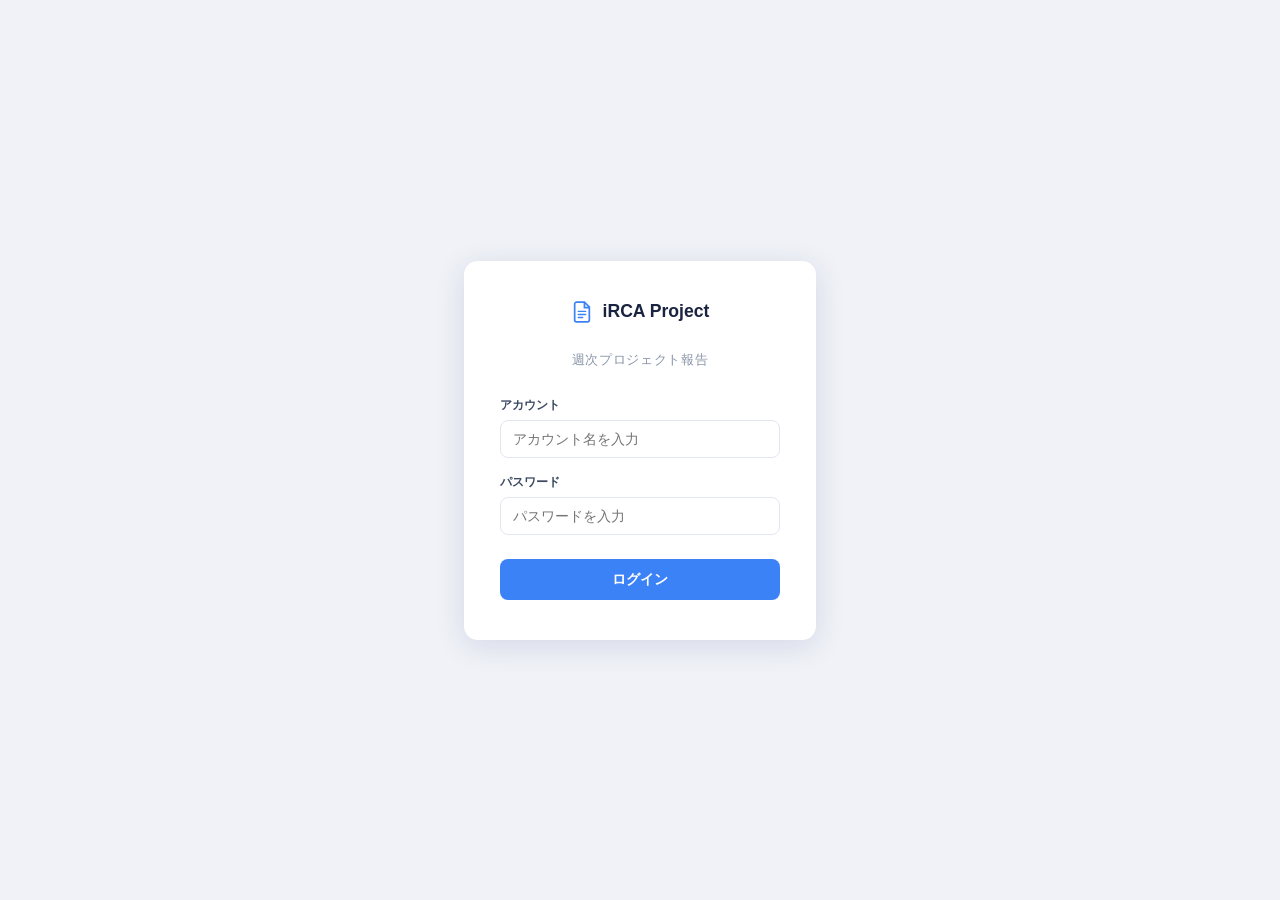
<file: web/login.html>
<!DOCTYPE html>
<html lang="ja">
<head>
  <meta charset="UTF-8">
  <meta name="viewport" content="width=device-width, initial-scale=1.0">
  <title>ログイン - iRCA Project</title>
  <link rel="stylesheet" href="style.css">
  <style>
    body { display:flex; align-items:center; justify-content:center; background:var(--page-bg); height:100vh; overflow:auto; }
    .login-wrap { width:100%; max-width:400px; padding:24px; }
    .login-box {
      background:var(--white);
      border-radius:14px;
      box-shadow:var(--shadow-lg);
      padding:40px 36px;
    }
    .login-brand {
      display:flex; align-items:center; gap:10px;
      justify-content:center; margin-bottom:28px;
    }
    .login-brand-name { font-size:1.1rem; font-weight:700; color:var(--text-hi); }
    .login-title { font-size:0.82rem; color:var(--muted); text-align:center; margin-bottom:28px; letter-spacing:.05em; }
    .login-group { margin-bottom:16px; }
    .login-label { display:block; font-size:0.75rem; font-weight:600; color:var(--text); margin-bottom:6px; }
    .login-input {
      width:100%; border:1px solid var(--border); border-radius:8px;
      padding:10px 12px; font-size:0.9rem; color:var(--text-hi);
      transition:border-color .15s;
    }
    .login-input:focus { outline:none; border-color:var(--blue); box-shadow:0 0 0 3px var(--blue-lt); }
    .login-error { font-size:0.78rem; color:#dc2626; background:#fee2e2; border:1px solid #fca5a5; border-radius:6px; padding:8px 12px; margin-bottom:16px; }
    .login-btn {
      width:100%; background:var(--blue); color:#fff; border:none;
      border-radius:8px; padding:11px; font-size:0.9rem; font-weight:600;
      cursor:pointer; transition:background .15s;
      margin-top:8px;
    }
    .login-btn:hover { background:#2563eb; }
    .login-btn:disabled { background:var(--muted); cursor:not-allowed; }
  </style>
</head>
<body>
  <div class="login-wrap">
    <div class="login-box">
      <div class="login-brand">
        <svg width="22" height="22" viewBox="0 0 18 18" fill="none">
          <path d="M3 2.5A1.5 1.5 0 014.5 1h6.5l4 4v10.5A1.5 1.5 0 0113.5 17h-9A1.5 1.5 0 013 15.5V2.5z" stroke="#3b82f6" stroke-width="1.4" fill="none"/>
          <path d="M11 1v4.5h4" stroke="#3b82f6" stroke-width="1.4" stroke-linejoin="round" fill="none"/>
          <line x1="6" y1="8.5"  x2="12" y2="8.5"  stroke="#3b82f6" stroke-width="1.2" stroke-linecap="round"/>
          <line x1="6" y1="11"   x2="12" y2="11"   stroke="#3b82f6" stroke-width="1.2" stroke-linecap="round"/>
          <line x1="6" y1="13.5" x2="9.5" y2="13.5" stroke="#3b82f6" stroke-width="1.2" stroke-linecap="round"/>
        </svg>
        <span class="login-brand-name">iRCA Project</span>
      </div>
      <p class="login-title">週次プロジェクト報告</p>

      <p class="login-error" id="login-error" hidden></p>

      <div class="login-group">
        <label class="login-label" for="username">アカウント</label>
        <input type="text" id="username" class="login-input" autocomplete="username" placeholder="アカウント名を入力">
      </div>
      <div class="login-group">
        <label class="login-label" for="password">パスワード</label>
        <input type="password" id="password" class="login-input" autocomplete="current-password" placeholder="パスワードを入力">
      </div>

      <button class="login-btn" id="login-btn" onclick="doLogin()">ログイン</button>
    </div>
  </div>

  <script>
    async function doLogin() {
      const btn  = document.getElementById('login-btn');
      const err  = document.getElementById('login-error');
      const user = document.getElementById('username').value.trim();
      const pass = document.getElementById('password').value;

      err.hidden = true;
      btn.disabled = true;
      btn.textContent = 'ログイン中...';

      try {
        const resp = await fetch('/api/login', {
          method:  'POST',
          headers: {'Content-Type': 'application/json'},
          body:    JSON.stringify({ username: user, password: pass }),
        });
        const data = await resp.json();
        if (data.success) {
          location.href = '/';
        } else {
          err.textContent = data.error || 'ログインに失敗しました';
          err.hidden = false;
        }
      } catch (e) {
        err.textContent = '通信エラーが発生しました';
        err.hidden = false;
      } finally {
        btn.disabled = false;
        btn.textContent = 'ログイン';
      }
    }

    document.addEventListener('keydown', e => { if (e.key === 'Enter') doLogin(); });
  </script>
</body>
</html>
</file>
<file: web/style.css>
/* ─── Variables ────────────────────────────────────── */
:root {
  --page-bg:   #f0f2f7;
  --white:     #ffffff;
  --border:    #e2e6ef;
  --text-hi:   #1a2340;
  --text:      #3d4a63;
  --muted:     #8a95a8;
  --shadow:    0 2px 12px rgba(30,50,120,0.08), 0 1px 3px rgba(30,50,120,0.05);
  --shadow-lg: 0 6px 30px rgba(30,50,120,0.13);

  --blue:       #3b82f6;
  --blue-lt:    #eff6ff;
  --blue-mid:   #bfdbfe;
  --teal:       #0d9488;
  --teal-lt:    #f0fdfa;
  --teal-mid:   #99f6e4;
  --orange:     #f97316;
  --orange-lt:  #fff7ed;
  --orange-mid: #fed7aa;
  --indigo:     #6366f1;
  --indigo-lt:  #eef2ff;
  --indigo-mid: #c7d2fe;

  --c-done: #22c55e;
  --c-wait: #eab308;
  --c-cust: #0ea5e9;
  --c-sup:  #a855f7;
  --c-miss: #ef4444;

  --topbar-bg: #1e2d5a;
  --topbar-h:  52px;
  --sidebar-w: 230px;
  --radius:    10px;
}

/* ─── Reset ────────────────────────────────────────── */
*, *::before, *::after { box-sizing: border-box; margin: 0; padding: 0; }
[hidden] { display: none !important; }
.no-transition, .no-transition * { transition: none !important; }

body {
  font-family: -apple-system, BlinkMacSystemFont, 'Segoe UI',
               'Hiragino Sans', 'Yu Gothic', 'Meiryo', sans-serif;
  background: #ffffff;
  color: var(--text);
  height: 100vh;
  overflow: hidden;
  display: flex;
  flex-direction: column;
}

/* ─── Topbar ───────────────────────────────────────── */
.topbar {
  position: relative;
  height: var(--topbar-h);
  background: var(--topbar-bg);
  display: flex;
  align-items: center;
  justify-content: space-between;
  padding: 0 28px;
  flex-shrink: 0;
  box-shadow: 0 2px 8px rgba(0,0,0,0.2);
  z-index: 100;
}

.topbar__brand {
  display: flex;
  align-items: center;
  gap: 9px;
  font-weight: 700;
  font-size: 0.9rem;
  color: #fff;
  letter-spacing: 0.04em;
  min-width: var(--sidebar-w);
}
.topbar__icon { color: #60a5fa; }

.topbar__center {
  position: absolute;
  left: 50%;
  transform: translateX(-50%);
  font-size: 0.85rem;
  font-weight: 500;
  color: rgba(255,255,255,0.65);
  letter-spacing: 0.08em;
  pointer-events: none;
  white-space: nowrap;
}

.topbar__right {
  display: flex;
  align-items: center;
  gap: 8px;
  font-size: 0.75rem;
  color: rgba(255,255,255,0.5);
  min-width: var(--sidebar-w);
  justify-content: flex-end;
}

.topbar__dot {
  width: 7px; height: 7px;
  border-radius: 50%;
  background: #4ade80;
  box-shadow: 0 0 6px #4ade80;
  animation: blink 2.5s infinite;
  flex-shrink: 0;
}
@keyframes blink { 0%,100%{opacity:1} 50%{opacity:.3} }

/* ─── App body ─────────────────────────────────────── */
.app-body {
  display: flex;
  flex: 1;
  overflow: hidden;
}

/* ─── Sidebar ──────────────────────────────────────── */
.sidebar {
  width: var(--sidebar-w);
  min-width: var(--sidebar-w);
  background: var(--white);
  border-right: 1px solid var(--border);
  flex-shrink: 0;
  display: flex;
  flex-direction: column;
  overflow: hidden;
  transition: width 0.22s ease, min-width 0.22s ease;
}

.sidebar--collapsed {
  width: 48px;
  min-width: 48px;
}
.sidebar--collapsed .sidebar__brand-logo span,
.sidebar--collapsed .sidebar__brand-meta,
.sidebar--collapsed .sidebar__header,
.sidebar--collapsed .sidebar__list,
.sidebar--collapsed .sidebar__footer { display: none; }
.sidebar--collapsed .sidebar__brand {
  padding: 14px 0;
  display: flex;
  justify-content: center;
}

.sidebar__brand {
  background: var(--white);
  padding: 14px 16px 12px;
  flex-shrink: 0;
}

.sidebar__brand-logo {
  display: flex;
  align-items: center;
  gap: 9px;
  font-weight: 700;
  font-size: 0.88rem;
  color: var(--text-hi);
  letter-spacing: 0.04em;
  cursor: pointer;
  user-select: none;
}
.sidebar__brand-logo:hover svg { opacity: 0.7; }

.sidebar__brand-meta {
  display: flex;
  align-items: center;
  gap: 6px;
  margin-top: 8px;
}

.sidebar__dot {
  width: 6px; height: 6px;
  border-radius: 50%;
  background: #4ade80;
  box-shadow: 0 0 5px #4ade80;
  animation: blink 2.5s infinite;
  flex-shrink: 0;
}

.sidebar__meta-text {
  font-size: 0.65rem;
  color: var(--muted);
  white-space: nowrap;
  overflow: hidden;
  text-overflow: ellipsis;
}

.sidebar__header {
  padding: 14px 12px 10px 16px;
  font-size: 0.75rem;
  font-weight: 700;
  letter-spacing: 0.2em;
  color: var(--muted);
  text-transform: uppercase;
  border-bottom: 1px solid var(--border);
  display: flex;
  align-items: center;
  justify-content: space-between;
  flex-shrink: 0;
}

.sidebar__new-btn {
  font-size: 0.7rem;
  font-weight: 600;
  color: var(--blue);
  background: var(--blue-lt);
  border: 1px solid var(--blue-mid);
  border-radius: 5px;
  padding: 3px 9px;
  cursor: pointer;
  letter-spacing: 0;
  text-transform: none;
  transition: background 0.15s;
}
.sidebar__new-btn:hover {
  background: var(--blue-mid);
}

.sidebar__list {
  list-style: none;
  padding: 8px 0;
  flex: 1;
  overflow-y: auto;
}

.sidebar__footer {
  border-top: 1px solid var(--border);
  padding: 10px 16px 14px;
  flex-shrink: 0;
  display: flex;
  flex-direction: column;
  gap: 6px;
}

.sidebar__footer-user {
  font-size: 0.72rem;
  color: var(--muted);
  padding-bottom: 2px;
}

.sidebar__footer-link {
  font-size: 0.72rem;
  color: var(--text);
  text-decoration: none;
  padding: 5px 10px;
  border-radius: 5px;
  border: 1px solid var(--border);
  text-align: center;
  transition: background 0.15s, color 0.15s, border-color 0.15s;
}
.sidebar__footer-link:hover { background: var(--blue-lt); color: var(--blue); border-color: var(--blue-mid); }

.sidebar__footer-btn {
  font-size: 0.72rem;
  color: var(--text);
  background: none;
  border: 1px solid var(--border);
  border-radius: 5px;
  padding: 5px 10px;
  cursor: pointer;
  transition: background 0.15s, color 0.15s, border-color 0.15s;
  text-align: left;
}
.sidebar__footer-btn:hover { background: #fee2e2; color: #dc2626; border-color: #fca5a5; }

.sidebar__loading {
  padding: 16px;
  font-size: 0.75rem;
  color: var(--muted);
}

.sidebar__item {
  padding: 10px 12px 10px 16px;
  font-size: 0.82rem;
  color: var(--text);
  cursor: pointer;
  display: flex;
  align-items: center;
  justify-content: space-between;
  gap: 6px;
  border-left: 3px solid transparent;
  transition: background 0.15s, color 0.15s, border-color 0.15s;
}
.sidebar__item:hover {
  background: var(--blue-lt);
  color: var(--text-hi);
}
.sidebar__item.active {
  background: var(--blue-lt);
  color: var(--blue);
  border-left-color: var(--blue);
}

.sidebar__item-info {
  display: flex;
  flex-direction: column;
  gap: 2px;
  flex: 1;
}

.sidebar__item-date {
  font-weight: 600;
  font-size: 0.85rem;
}

.sidebar__item-sub {
  font-size: 0.68rem;
  color: var(--muted);
}
.sidebar__item.active .sidebar__item-sub { color: var(--blue); opacity: 0.7; }

.sb-actions {
  display: flex;
  flex-direction: row;
  gap: 3px;
  flex-shrink: 0;
  opacity: 0;
  transition: opacity 0.15s;
}
.sidebar__item:hover .sb-actions,
.sidebar__item.active .sb-actions { opacity: 1; }

.sb-btn {
  font-size: 0.6rem;
  font-weight: 700;
  padding: 2px 6px;
  border-radius: 3px;
  border: 1px solid;
  cursor: pointer;
  white-space: nowrap;
  letter-spacing: 0;
  text-transform: none;
  transition: opacity 0.15s;
}
.sb-btn:hover    { opacity: 0.75; }
.sb-btn:disabled { opacity: 0.4; cursor: not-allowed; }

.sb-btn--edit   { color: var(--blue);  border-color: var(--blue-mid);  background: var(--blue-lt); }
.sb-btn--update { color: var(--teal);  border-color: var(--teal-mid);  background: var(--teal-lt); }
.sb-btn--delete { color: #dc2626;      border-color: #fca5a5;          background: #fee2e2; }

/* ─── Main ─────────────────────────────────────────── */
.main {
  flex: 1;
  overflow-y: auto;
  padding: 28px 32px 48px;
}

/* ─── Page Title ───────────────────────────────────── */
.page-header {
  display: flex;
  align-items: flex-end;
  justify-content: space-between;
  margin-bottom: 20px;
}

.page-title {
  font-size: 1.4rem;
  font-weight: 700;
  color: var(--text-hi);
}

.report-meta-line {
  font-size: 0.78rem;
  color: var(--muted);
}

/* ─── KPI Cards ────────────────────────────────────── */
.kpi-row {
  display: grid;
  grid-template-columns: repeat(3, 1fr);
  gap: 16px;
  margin-bottom: 16px;
  animation: fadeUp .4s ease both;
  position: sticky;
  top: 0;
  z-index: 10;
  background: #ffffff;
  padding-bottom: 8px;
}

.kpi {
  background: var(--white);
  border-radius: var(--radius);
  box-shadow: var(--shadow);
  overflow: hidden;
  display: flex;
  flex-direction: column;
  cursor: pointer;
  transition: box-shadow .2s, transform .2s;
  border-left: 4px solid transparent;
}
.kpi:hover { box-shadow: var(--shadow-lg); transform: translateY(-2px); }
.kpi--blue   { border-left-color: var(--blue); }
.kpi--teal   { border-left-color: var(--teal); }
.kpi--orange { border-left-color: var(--orange); }

.kpi__header {
  display: flex;
  align-items: center;
  justify-content: space-between;
  padding: 13px 18px 11px;
  border-bottom: 1px solid var(--border);
}
.kpi--blue   .kpi__header { background: var(--blue-lt);   border-bottom-color: var(--blue-mid); }
.kpi--teal   .kpi__header { background: var(--teal-lt);   border-bottom-color: var(--teal-mid); }
.kpi--orange .kpi__header { background: var(--orange-lt); border-bottom-color: var(--orange-mid); }

.kpi__label { font-size: 0.75rem; font-weight: 600; letter-spacing: .04em; }
.kpi--blue   .kpi__label { color: var(--blue); }
.kpi--teal   .kpi__label { color: var(--teal); }
.kpi--orange .kpi__label { color: var(--orange); }

.kpi__badge {
  font-size: .6rem; font-weight: 700;
  letter-spacing: .1em; padding: 3px 8px; border-radius: 20px;
}
.kpi--blue   .kpi__badge { background: var(--blue-mid);   color: var(--blue); }
.kpi--teal   .kpi__badge { background: var(--teal-mid);   color: var(--teal); }
.kpi--orange .kpi__badge { background: var(--orange-mid); color: var(--orange); }

.kpi__body {
  flex: 1;
  display: flex;
  align-items: center;
  justify-content: flex-end;
  padding: 12px 20px 4px;
  transition: padding 0.3s ease;
}

.kpi__foot {
  padding: 0 18px 12px;
  display: flex;
  justify-content: flex-end;
}

.kpi__period-wrap {
  padding: 18px 20px 0;
  overflow: hidden;
}

.kpi__period {
  font-size: 1rem;
  color: var(--muted);
  white-space: nowrap;
  display: block;
}

.kpi__right {
  display: flex;
  align-items: baseline;
  gap: 4px;
  flex-shrink: 0;
}

.kpi__num {
  font-size: clamp(2.8rem, 4vw, 4rem);
  font-weight: 800;
  color: var(--text-hi);
  line-height: 1;
  font-variant-numeric: tabular-nums;
  letter-spacing: -.03em;
  transition: font-size 0.3s ease;
}
.kpi--orange .kpi__num { color: var(--orange); }
.kpi__unit { font-size: .85rem; color: var(--muted); transition: font-size 0.3s ease; }

.kpi__sub {
  font-size: 1rem;
  color: var(--teal);
  font-weight: 600;
  white-space: nowrap;
}

.kpi__hint {
  font-size: 0.68rem;
  color: var(--blue);
  font-weight: 500;
  opacity: 0;
  transition: opacity .2s;
}
.kpi:hover .kpi__hint    { opacity: 1; }
.kpi--teal   .kpi__hint  { color: var(--teal); }
.kpi--orange .kpi__hint  { color: var(--orange); }

/* 拡大モード時の body padding */
.kpi-row--expanded .kpi__body  { padding: 20px 24px 4px; }

/* 一覧非表示時：カード拡大 */
.kpi-row--expanded .kpi__body  { padding: 28px 24px; }
.kpi-row--expanded .kpi__num   { font-size: clamp(4rem, 6vw, 6.5rem); }
.kpi-row--expanded .kpi__unit  { font-size: 1.1rem; }

/* ─── Panel ────────────────────────────────────────── */
.panel {
  background: var(--white);
  border-radius: var(--radius);
  box-shadow: var(--shadow);
  padding: 22px 26px 28px;
  margin-bottom: 16px;
  animation: fadeUp .4s .1s ease both;
}
#breakdown-panel { border: 4px solid #0d9488; }

.panel__head {
  display: flex; align-items: center; justify-content: space-between;
  margin-bottom: 20px; padding-bottom: 14px; border-bottom: 1px solid var(--border);
}
.panel__head-right {
  display: flex; align-items: center; gap: 12px;
}

.chart-wrap {
  position: relative;
  height: clamp(200px, 32vh, 520px);
}
.panel__title-wrap { display: flex; align-items: center; gap: 9px; }
.panel__icon { color: var(--blue); font-size: .75rem; }
.panel__title { font-size: .85rem; font-weight: 700; color: var(--text-hi); }
.panel__meta {
  font-size: .72rem; color: var(--muted);
  background: var(--page-bg); border: 1px solid var(--border);
  border-radius: 20px; padding: 4px 12px;
}

/* ─── Bars ─────────────────────────────────────────── */
.breakdown-body {
  display: grid;
  grid-template-columns: 3fr 1fr;
  gap: 20px;
  align-items: center;
}

.breakdown-pie-wrap {
  position: relative;
  height: 150px;
}

.bars { display: flex; flex-direction: column; gap: 13px; }

.bar-row {
  display: grid;
  grid-template-columns: 96px 1fr 44px 60px;
  align-items: center;
  gap: 14px;
}
.bar-row__label { font-size: .8rem; font-weight: 500; color: var(--text); white-space: nowrap; }
.bar-row__track {
  height: 9px; background: var(--page-bg);
  border-radius: 5px; overflow: hidden; border: 1px solid var(--border);
}
.bar-row__fill { height:100%; border-radius:5px; width:0%; transition: width .9s cubic-bezier(.4,0,.2,1); }
.bar-row__fill--done { background: var(--c-done); }
.bar-row__fill--wait { background: var(--c-wait); }
.bar-row__fill--cust { background: var(--c-cust); }
.bar-row__fill--sup  { background: var(--c-sup); }
.bar-row__fill--miss { background: var(--c-miss); }
.bar-row__pct  { font-size: .7rem; color: var(--muted); text-align: right; }
.bar-row__count{ font-size: .85rem; font-weight: 700; color: var(--text-hi); text-align: right; font-variant-numeric: tabular-nums; }

.bar-row--clickable { cursor: pointer; border-radius: 6px; transition: background .15s; }
.bar-row--clickable:hover  { background: rgba(13,148,136,.06); }
.bar-row--active { background: rgba(13,148,136,.1) !important; outline: 1px solid var(--teal-mid); border-radius: 6px; }

/* ─── Detail Panel ─────────────────────────────────── */
.detail {
  background: var(--white);
  border-radius: var(--radius);
  box-shadow: var(--shadow);
  margin-bottom: 16px;
  animation: fadeUp .3s ease both;
  border-top: 3px solid var(--blue);
  overflow: hidden;
}

.detail__head {
  display: flex; align-items: center; justify-content: space-between;
  padding: 18px 24px 16px;
}

.detail--teal   { border-top-color: #0d9488; }
.detail--orange { border-top-color: var(--orange); }
.detail--indigo { border-top-color: var(--indigo); }
.detail--blue   .detail__head { background: #eff6ff; border-bottom: 1px solid var(--blue-mid); }
.detail--teal   .detail__head { background: var(--teal-lt); border-bottom: 1px solid var(--teal-mid); }
.detail--orange .detail__head { background: var(--orange-lt); border-bottom: 1px solid var(--orange-mid); }
.detail--indigo .detail__head { background: var(--indigo-lt); border-bottom: 1px solid var(--indigo-mid); }
.detail__title { font-size: .9rem; font-weight: 700; color: var(--text-hi); margin-bottom: 3px; }
.detail__period { font-size: .72rem; color: var(--muted); }
.detail__close {
  background: var(--page-bg); color: var(--muted);
  border: 1px solid var(--border); border-radius: 6px;
  padding: 6px 14px; font-size: .72rem; cursor: pointer;
  transition: background .2s, color .2s;
}
.detail__close:hover { background: #fee2e2; color: #dc2626; border-color: #fca5a5; }

.detail__body { padding: 16px 24px 24px; overflow-x: auto; }

.detail-table { width: 100%; border-collapse: collapse; margin-top: 16px; }
.detail-table th {
  font-size: .72rem; font-weight: 600; color: var(--muted);
  padding: 8px 12px; border-bottom: 2px solid var(--border);
  text-align: left; white-space: nowrap; background: var(--page-bg);
}
.detail-table td {
  font-size: .72rem; padding: 11px 12px;
  border-bottom: 1px solid var(--border); color: var(--text);
}
.detail-table tr:last-child td { border-bottom: none; }
.detail-table tbody tr:hover td { background: var(--blue-lt); }

/* グループヘッダー行 */
tr.group-header td {
  background: #e8f0fe;
  font-size: 0.72rem;
  font-weight: 700;
  color: var(--text-hi);
  padding: 7px 12px 6px;
  border-bottom: 2px solid var(--blue-mid);
  border-top: 1px solid var(--border);
}
tr.group-header:first-child td { border-top: none; }

.group-count {
  margin-left: 10px;
  font-weight: 500;
  color: var(--blue);
  font-size: 0.68rem;
}

.detail__empty { padding: 32px; text-align: center; font-size: .82rem; color: var(--muted); }

/* 進捗バー */
.prog-wrap {
  position: relative;
  background: var(--page-bg);
  border: 1px solid var(--border);
  border-radius: 4px;
  height: 18px;
  min-width: 80px;
  overflow: hidden;
}
.prog-fill {
  position: absolute;
  inset: 0;
  width: 0%;
  border-radius: 4px;
  transition: width 0.6s ease;
}
.prog-label {
  position: absolute;
  inset: 0;
  display: flex;
  align-items: center;
  justify-content: center;
  font-size: 0.65rem;
  font-weight: 700;
  color: var(--text-hi);
  z-index: 1;
}

/* 完了 / 未完了 セクション */
.detail__sub + .detail__sub {
  margin-top: 28px;
  padding-top: 20px;
  border-top: 2px solid var(--border);
}

.detail__sub-head {
  font-size: 0.78rem;
  font-weight: 700;
  color: var(--text-hi);
  padding: 0 0 10px;
  border-bottom: 2px solid var(--blue);
  margin-bottom: 0;
  display: flex;
  align-items: center;
  gap: 10px;
}
.detail--teal   .detail__sub-head { border-bottom-color: var(--teal); }
.detail--orange .detail__sub-head { border-bottom-color: var(--orange); }
.detail__sub-head--inc { border-bottom-color: var(--c-miss); }

.detail__sub-badge {
  font-size: 0.7rem;
  font-weight: 500;
  color: var(--muted);
  background: var(--page-bg);
  border: 1px solid var(--border);
  border-radius: 20px;
  padding: 2px 10px;
}

/* 未完了カテゴリドット */
.cd-dot {
  display: inline-block;
  width: 9px;
  height: 9px;
  border-radius: 50%;
  margin-right: 5px;
  vertical-align: middle;
  flex-shrink: 0;
}

/* ─── Footer ───────────────────────────────────────── */
.footer {
  display: flex; align-items: center; justify-content: flex-end;
  gap: 14px; font-size: .72rem; color: var(--muted);
  animation: fadeUp .4s .2s ease both;
}
#btn-reload {
  background: var(--white); color: var(--text);
  border: 1px solid var(--border); border-radius: 6px;
  padding: 7px 18px; font-size: .72rem; cursor: pointer;
  transition: background .2s, border-color .2s, color .2s;
}
#btn-reload:hover { background: var(--blue-lt); border-color: var(--blue-mid); color: var(--blue); }

/* ─── Modal ────────────────────────────────────────── */
.modal-overlay {
  position: fixed;
  inset: 0;
  background: rgba(0, 0, 0, 0.45);
  display: flex;
  align-items: center;
  justify-content: center;
  z-index: 1000;
  padding: 24px;
}

.modal {
  background: var(--white);
  border-radius: 14px;
  box-shadow: 0 20px 60px rgba(30, 50, 120, 0.2);
  width: 100%;
  max-width: 560px;
  animation: fadeUp 0.25s ease;
}

.modal__head {
  display: flex;
  align-items: center;
  justify-content: space-between;
  padding: 20px 24px 16px;
  border-bottom: 1px solid var(--border);
}

.modal__title {
  font-size: 1rem;
  font-weight: 700;
  color: var(--text-hi);
}

.modal__close {
  background: none;
  border: none;
  font-size: 1rem;
  color: var(--muted);
  cursor: pointer;
  padding: 4px 8px;
  border-radius: 4px;
  transition: background 0.15s, color 0.15s;
}
.modal__close:hover { background: #fee2e2; color: #dc2626; }

.modal__body {
  padding: 24px;
  display: flex;
  flex-direction: column;
  gap: 20px;
}

.modal__footer {
  display: flex;
  justify-content: flex-end;
  gap: 10px;
  padding: 16px 24px 20px;
  border-top: 1px solid var(--border);
}

/* フォーム */
.form-group {
  display: flex;
  flex-direction: column;
  gap: 7px;
}

.form-label {
  font-size: 0.78rem;
  font-weight: 600;
  color: var(--text);
  display: flex;
  align-items: center;
  gap: 7px;
}

.form-badge {
  font-size: 0.6rem;
  font-weight: 700;
  padding: 2px 7px;
  border-radius: 10px;
  letter-spacing: 0.05em;
}
.form-badge--blue   { background: var(--blue-mid);   color: var(--blue); }
.form-badge--teal   { background: var(--teal-mid);   color: var(--teal); }
.form-badge--orange { background: var(--orange-mid); color: var(--orange); }

.form-input {
  border: 1px solid var(--border);
  border-radius: 6px;
  padding: 8px 10px;
  font-size: 0.85rem;
  color: var(--text-hi);
  background: var(--white);
  transition: border-color 0.15s;
  width: 100%;
}
.form-input:focus {
  outline: none;
  border-color: var(--blue);
  box-shadow: 0 0 0 3px var(--blue-lt);
}
.form-input[readonly] {
  background: var(--page-bg);
  color: var(--muted);
  cursor: not-allowed;
}

.date-range {
  display: flex;
  align-items: center;
  gap: 8px;
}
.date-range .form-input { flex: 1; }
.date-range__sep {
  font-size: 0.8rem;
  color: var(--muted);
  flex-shrink: 0;
}

.form-note {
  font-size: 0.78rem;
  color: #dc2626;
  background: #fee2e2;
  border: 1px solid #fca5a5;
  border-radius: 6px;
  padding: 8px 12px;
}

/* ボタン */
.btn-cancel {
  background: var(--white);
  color: var(--text);
  border: 1px solid var(--border);
  border-radius: 7px;
  padding: 9px 20px;
  font-size: 0.82rem;
  cursor: pointer;
  transition: background 0.15s;
}
.btn-cancel:hover { background: var(--page-bg); }

.btn-register {
  background: var(--blue);
  color: #fff;
  border: none;
  border-radius: 7px;
  padding: 9px 24px;
  font-size: 0.82rem;
  font-weight: 600;
  cursor: pointer;
  transition: background 0.15s;
  min-width: 80px;
}
.btn-register:hover    { background: #2563eb; }
.btn-register:disabled { background: var(--muted); cursor: not-allowed; }

/* ─── Forecast Row ─────────────────────────────────── */
.forecast-row {
  background: var(--white);
  border-radius: var(--radius);
  box-shadow: var(--shadow);
  padding: 14px 22px 18px;
  margin-bottom: 16px;
  animation: fadeUp .4s ease both;
}

.forecast-row__head {
  display: flex;
  align-items: center;
  gap: 8px;
  font-size: .78rem;
  font-weight: 700;
  color: var(--text);
  margin-bottom: 12px;
  padding-bottom: 10px;
  border-bottom: 1px solid var(--border);
}

.forecast-row__cards {
  display: grid;
  grid-template-columns: repeat(4, 1fr);
  gap: 12px;
}

.forecast-card {
  background: var(--orange-lt);
  border: 1px solid var(--orange-mid);
  border-radius: 8px;
  padding: 12px 14px 10px;
  display: flex;
  flex-direction: column;
  gap: 3px;
}

.forecast-card__badge {
  font-size: .6rem;
  font-weight: 700;
  color: var(--orange);
  background: var(--orange-mid);
  border-radius: 10px;
  padding: 2px 8px;
  align-self: flex-start;
}

.forecast-card__period {
  font-size: .68rem;
  color: var(--muted);
  margin-top: 4px;
}

.forecast-card__num-row {
  display: flex;
  align-items: baseline;
  gap: 3px;
  margin-top: 4px;
}

.forecast-card__num {
  font-size: 1.8rem;
  font-weight: 800;
  color: var(--orange);
  line-height: 1;
  font-variant-numeric: tabular-nums;
}

.forecast-card__unit {
  font-size: .75rem;
  color: var(--muted);
}

/* ─── 報告事項 ─────────────────────────────────────── */
.report-item-list {
  list-style: none;
  display: flex;
  flex-direction: column;
  gap: 8px;
}

.report-item-row {
  display: grid;
  grid-template-columns: minmax(100px, 180px) 1fr auto auto;
  align-items: center;
  gap: 12px;
  padding: 10px 14px;
  border: 1px solid var(--border);
  border-radius: 8px;
  cursor: pointer;
  transition: background .15s, border-color .15s;
}
.report-item-row:hover {
  background: var(--indigo-lt);
  border-color: var(--indigo-mid);
}

.report-item-row__subject {
  font-size: .82rem;
  font-weight: 700;
  color: var(--indigo);
  overflow: hidden;
  text-overflow: ellipsis;
  white-space: nowrap;
}

.report-item-row__content {
  font-size: .82rem;
  color: var(--text);
  overflow: hidden;
  text-overflow: ellipsis;
  white-space: nowrap;
}

.report-item-row__url,
.report-item-row__files {
  font-size: .78rem;
  color: var(--muted);
  flex-shrink: 0;
}
.report-item-row__url:hover { color: var(--indigo); }

.ri-detail-field {
  display: flex;
  flex-direction: column;
  gap: 6px;
}
.ri-detail-field + .ri-detail-field { margin-top: 18px; }

.ri-detail-label {
  font-size: .72rem;
  font-weight: 700;
  color: var(--muted);
}

.ri-detail-content {
  font-size: .85rem;
  color: var(--text-hi);
  white-space: pre-wrap;
  line-height: 1.6;
}

#ri-detail-url {
  font-size: .85rem;
  color: var(--indigo);
  word-break: break-all;
}

.ri-file-list {
  list-style: none;
  display: flex;
  flex-direction: column;
  gap: 6px;
}
.ri-file-list a {
  font-size: .82rem;
  color: var(--indigo);
  text-decoration: underline;
}

/* ─── Animation ────────────────────────────────────── */
@keyframes fadeUp {
  from { opacity: 0; transform: translateY(12px); }
  to   { opacity: 1; transform: translateY(0); }
}
</file>
